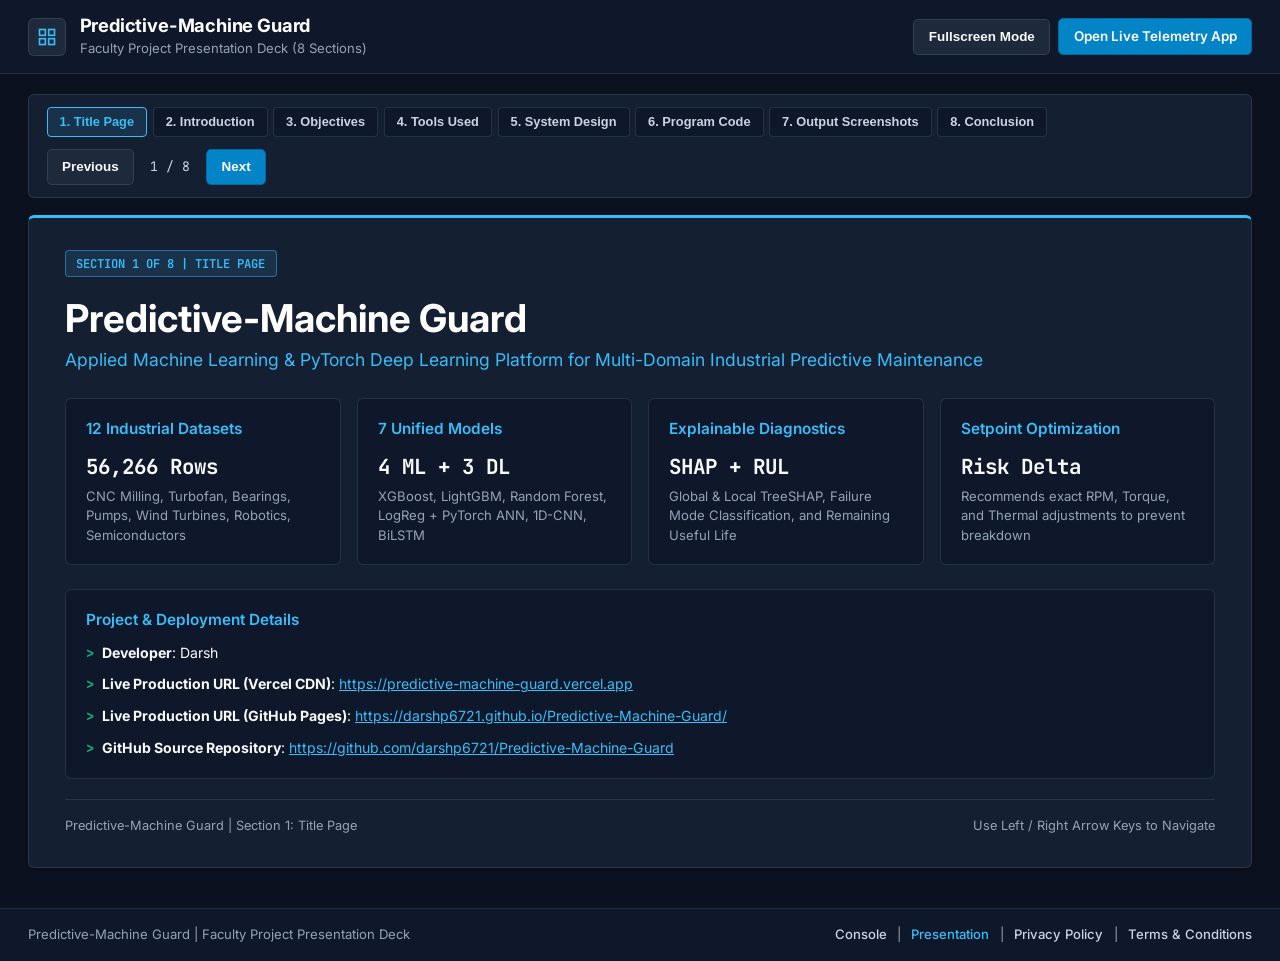
<file: presentation.html>
<!DOCTYPE html>
<html lang="en">
<head>
  <meta charset="UTF-8" />
  <meta name="viewport" content="width=device-width, initial-scale=1.0" />
  <title>Project Presentation | Predictive-Machine Guard</title>
  <link rel="icon" type="image/svg+xml" href="favicon.svg" />
  <link rel="alternate icon" type="image/x-icon" href="favicon.ico" />
  <link rel="preconnect" href="https://fonts.googleapis.com">
  <link rel="preconnect" href="https://fonts.gstatic.com" crossorigin>
  <link href="https://fonts.googleapis.com/css2?family=Inter:wght@400;500;600;700&family=JetBrains+Mono:wght@400;500;600;700&display=swap" rel="stylesheet">
  <link rel="stylesheet" href="styles.css" />
  <style>
    .deck-wrapper {
      max-width: 1360px;
      margin: 0 auto;
      padding: 1.25rem 1.75rem 2.5rem;
    }
    .deck-nav-bar {
      display: flex;
      flex-wrap: wrap;
      justify-content: space-between;
      align-items: center;
      gap: 0.75rem;
      background: var(--bg-card);
      border: 1px solid var(--border-subtle);
      border-radius: 6px;
      padding: 0.75rem 1.1rem;
      margin-bottom: 1.1rem;
    }
    .slide-tabs {
      display: flex;
      flex-wrap: wrap;
      gap: 0.35rem;
    }
    .slide-tab-btn {
      background: var(--bg-subcard);
      color: var(--text-secondary);
      border: 1px solid var(--border-subtle);
      border-radius: 4px;
      padding: 0.4rem 0.75rem;
      font-size: 0.8rem;
      font-weight: 600;
      cursor: pointer;
    }
    .slide-tab-btn.active {
      background: var(--cyan-glow);
      color: var(--cyan);
      border-color: var(--cyan);
    }
    .deck-controls {
      display: flex;
      align-items: center;
      gap: 0.5rem;
    }
    .slide-counter {
      font-family: var(--font-mono);
      font-size: 0.82rem;
      color: var(--text-secondary);
      padding: 0 0.5rem;
    }
    .slide-frame {
      display: none;
      background: var(--bg-card);
      border: 1px solid var(--border-subtle);
      border-top: 3px solid var(--cyan);
      border-radius: 6px;
      padding: 2rem 2.25rem;
      min-height: 620px;
      box-shadow: var(--shadow-card);
    }
    .slide-frame.active {
      display: flex;
      flex-direction: column;
      justify-content: space-between;
    }
    .slide-badge {
      display: inline-block;
      font-family: var(--font-mono);
      font-size: 0.76rem;
      font-weight: 600;
      color: var(--cyan);
      background: var(--cyan-glow);
      border: 1px solid var(--border-highlight);
      padding: 0.2rem 0.65rem;
      border-radius: 4px;
      margin-bottom: 0.65rem;
    }
    .slide-title {
      font-size: 1.75rem;
      font-weight: 700;
      color: var(--text-heading);
      line-height: 1.25;
      margin-bottom: 0.35rem;
    }
    .slide-subtitle {
      font-size: 0.95rem;
      color: var(--text-muted);
      margin-bottom: 1.5rem;
    }
    .slide-grid-2 {
      display: grid;
      grid-template-columns: 1fr 1fr;
      gap: 1.25rem;
      margin-bottom: 1.25rem;
    }
    .slide-grid-3 {
      display: grid;
      grid-template-columns: repeat(3, 1fr);
      gap: 1rem;
      margin-bottom: 1.25rem;
    }
    .slide-grid-4 {
      display: grid;
      grid-template-columns: repeat(4, 1fr);
      gap: 1rem;
      margin-top: 1.5rem;
      margin-bottom: 1.5rem;
    }
    .slide-box {
      background: var(--bg-subcard);
      border: 1px solid var(--border-subtle);
      border-radius: 6px;
      padding: 1.15rem 1.25rem;
    }
    .slide-box h3 {
      font-size: 0.96rem;
      font-weight: 600;
      color: var(--cyan);
      margin-bottom: 0.65rem;
    }
    .slide-box ul {
      list-style: none;
      display: flex;
      flex-direction: column;
      gap: 0.55rem;
      font-size: 0.88rem;
      line-height: 1.55;
      color: var(--text-primary);
    }
    .slide-box ul li::before {
      content: "> ";
      font-family: var(--font-mono);
      color: var(--emerald);
      font-weight: 700;
    }
    .arch-flow {
      display: grid;
      grid-template-columns: repeat(5, 1fr);
      gap: 0.75rem;
      margin-bottom: 1.35rem;
    }
    .arch-step {
      background: var(--bg-subcard);
      border: 1px solid var(--border-highlight);
      border-radius: 5px;
      padding: 0.85rem 0.95rem;
    }
    .arch-step-num {
      font-family: var(--font-mono);
      font-size: 0.74rem;
      font-weight: 700;
      color: var(--amber);
      margin-bottom: 0.25rem;
    }
    .arch-step-title {
      font-size: 0.88rem;
      font-weight: 600;
      color: var(--text-heading);
      margin-bottom: 0.3rem;
    }
    .arch-step-desc {
      font-size: 0.8rem;
      color: var(--text-secondary);
      line-height: 1.4;
    }
    .code-block {
      background: #070b14;
      border: 1px solid var(--border-subtle);
      border-radius: 5px;
      padding: 0.9rem 1.1rem;
      font-family: var(--font-mono);
      font-size: 0.78rem;
      line-height: 1.5;
      color: #e2e8f0;
      overflow-x: auto;
      white-space: pre;
    }
    .code-header {
      font-family: var(--font-mono);
      font-size: 0.78rem;
      font-weight: 600;
      color: var(--cyan);
      margin-bottom: 0.45rem;
    }
    .screenshot-card {
      background: var(--bg-subcard);
      border: 1px solid var(--border-subtle);
      border-radius: 6px;
      padding: 0.85rem;
      display: flex;
      flex-direction: column;
      gap: 0.65rem;
    }
    .screenshot-card img {
      width: 100%;
      height: auto;
      border-radius: 4px;
      border: 1px solid var(--border-subtle);
    }
    .screenshot-caption {
      display: flex;
      justify-content: space-between;
      align-items: center;
      gap: 0.5rem;
      font-size: 0.84rem;
      font-weight: 600;
      color: var(--text-heading);
    }
    .slide-footer {
      display: flex;
      justify-content: space-between;
      align-items: center;
      padding-top: 1rem;
      margin-top: 1.25rem;
      border-top: 1px solid var(--border-subtle);
      font-size: 0.8rem;
      color: var(--text-muted);
    }
    @media (max-width: 1050px) {
      .slide-grid-2, .slide-grid-3, .slide-grid-4, .arch-flow {
        grid-template-columns: 1fr;
      }
    }
  </style>
</head>
<body>
  <header class="topbar">
    <div class="brand-block">
      <div class="brand-logo" aria-hidden="true">
        <svg width="20" height="20" viewBox="0 0 24 24" fill="none" stroke="currentColor" stroke-width="2">
          <rect x="3" y="3" width="7" height="7" />
          <rect x="14" y="3" width="7" height="7" />
          <rect x="14" y="14" width="7" height="7" />
          <rect x="3" y="14" width="7" height="7" />
        </svg>
      </div>
      <div>
        <div class="brand-title-row">
          <h1>Predictive-Machine Guard</h1>
        </div>
        <p class="brand-subtitle">Faculty Project Presentation Deck (8 Sections)</p>
      </div>
    </div>

    <div class="topbar-controls">
      <div class="control-actions">
        <button id="fullscreenBtn" class="btn btn-secondary">Fullscreen Mode</button>
        <a href="index.html" class="btn btn-primary">Open Live Telemetry App</a>
      </div>
    </div>
  </header>

  <main class="deck-wrapper">
    <div class="deck-nav-bar">
      <div class="slide-tabs" id="slideTabBar">
        <button class="slide-tab-btn active" data-slide="0">1. Title Page</button>
        <button class="slide-tab-btn" data-slide="1">2. Introduction</button>
        <button class="slide-tab-btn" data-slide="2">3. Objectives</button>
        <button class="slide-tab-btn" data-slide="3">4. Tools Used</button>
        <button class="slide-tab-btn" data-slide="4">5. System Design</button>
        <button class="slide-tab-btn" data-slide="5">6. Program Code</button>
        <button class="slide-tab-btn" data-slide="6">7. Output Screenshots</button>
        <button class="slide-tab-btn" data-slide="7">8. Conclusion</button>
      </div>
      <div class="deck-controls">
        <button id="prevSlideBtn" class="btn btn-secondary">Previous</button>
        <span id="slideCounterText" class="slide-counter">1 / 8</span>
        <button id="nextSlideBtn" class="btn btn-primary">Next</button>
      </div>
    </div>

    <!-- SLIDE 1: TITLE PAGE -->
    <section class="slide-frame active" data-index="0">
      <div>
        <span class="slide-badge">SECTION 1 OF 8 | TITLE PAGE</span>
        <h2 class="slide-title" style="font-size:2.4rem;margin-top:0.4rem;">Predictive-Machine Guard</h2>
        <p class="slide-subtitle" style="font-size:1.1rem;color:var(--cyan);">
          Applied Machine Learning &amp; PyTorch Deep Learning Platform for Multi-Domain Industrial Predictive Maintenance
        </p>

        <div class="slide-grid-4">
          <div class="slide-box">
            <h3>12 Industrial Datasets</h3>
            <p style="font-family:var(--font-mono);font-size:1.3rem;font-weight:700;margin-bottom:0.3rem;">56,266 Rows</p>
            <p style="font-size:0.82rem;color:var(--text-muted);">CNC Milling, Turbofan, Bearings, Pumps, Wind Turbines, Robotics, Semiconductors</p>
          </div>
          <div class="slide-box">
            <h3>7 Unified Models</h3>
            <p style="font-family:var(--font-mono);font-size:1.3rem;font-weight:700;margin-bottom:0.3rem;">4 ML + 3 DL</p>
            <p style="font-size:0.82rem;color:var(--text-muted);">XGBoost, LightGBM, Random Forest, LogReg + PyTorch ANN, 1D-CNN, BiLSTM</p>
          </div>
          <div class="slide-box">
            <h3>Explainable Diagnostics</h3>
            <p style="font-family:var(--font-mono);font-size:1.3rem;font-weight:700;margin-bottom:0.3rem;">SHAP + RUL</p>
            <p style="font-size:0.82rem;color:var(--text-muted);">Global &amp; Local TreeSHAP, Failure Mode Classification, and Remaining Useful Life</p>
          </div>
          <div class="slide-box">
            <h3>Setpoint Optimization</h3>
            <p style="font-family:var(--font-mono);font-size:1.3rem;font-weight:700;margin-bottom:0.3rem;">Risk Delta</p>
            <p style="font-size:0.82rem;color:var(--text-muted);">Recommends exact RPM, Torque, and Thermal adjustments to prevent breakdown</p>
          </div>
        </div>

        <div class="slide-box">
          <h3>Project &amp; Deployment Details</h3>
          <ul>
            <li><strong>Developer</strong>: Darsh</li>
            <li><strong>Live Production URL (Vercel CDN)</strong>: <a href="https://predictive-machine-guard.vercel.app" target="_blank" style="color:var(--cyan);">https://predictive-machine-guard.vercel.app</a></li>
            <li><strong>Live Production URL (GitHub Pages)</strong>: <a href="https://darshp6721.github.io/Predictive-Machine-Guard/" target="_blank" style="color:var(--cyan);">https://darshp6721.github.io/Predictive-Machine-Guard/</a></li>
            <li><strong>GitHub Source Repository</strong>: <a href="https://github.com/darshp6721/Predictive-Machine-Guard" target="_blank" style="color:var(--cyan);">https://github.com/darshp6721/Predictive-Machine-Guard</a></li>
          </ul>
        </div>
      </div>
      <div class="slide-footer">
        <span>Predictive-Machine Guard | Section 1: Title Page</span>
        <span>Use Left / Right Arrow Keys to Navigate</span>
      </div>
    </section>

    <!-- SLIDE 2: INTRODUCTION -->
    <section class="slide-frame" data-index="1">
      <div>
        <span class="slide-badge">SECTION 2 OF 8 | INTRODUCTION</span>
        <h2 class="slide-title">2. Introduction</h2>
        <p class="slide-subtitle">Industrial Problem Statement and Shift from Reactive Repairs to Predictive Telemetry</p>

        <div class="slide-grid-2">
          <div class="slide-box">
            <h3>Problem Statement in Manufacturing</h3>
            <ul>
              <li>Unexpected equipment failures in CNC milling spindles, jet turbofans, centrifugal pumps, and transformers cause severe production halts and secondary mechanical damage.</li>
              <li><strong>Reactive Maintenance (Run-to-Failure)</strong> waits until catastrophic breakdown occurs.</li>
              <li><strong>Preventive Maintenance (Fixed-Schedule)</strong> replaces healthy parts too early while missing sudden thermal, electrical, or overstrain faults between inspections.</li>
              <li>Raw industrial sensor streams contain missing values (3% to 5% dropouts), extreme electromagnetic interference (EMI) spikes, and severe class imbalance.</li>
            </ul>
          </div>
          <div class="slide-box">
            <h3>Proposed Solution: Predictive-Machine Guard</h3>
            <ul>
              <li>An end-to-end predictive maintenance console evaluated across <strong>12 industrial datasets (56,266 total records)</strong>.</li>
              <li>Automates data cleaning using equipment-grade grouped median imputation and <strong>2.2x IQR Winsorization</strong> outlier capping.</li>
              <li>Predicts 4 outputs simultaneously: <strong>Failure Probability (%)</strong>, <strong>Root-Cause Failure Mode</strong>, <strong>Remaining Useful Life (RUL)</strong>, and <strong>Equipment Health Index</strong>.</li>
              <li>Includes an interactive parameter simulator that computes recommended RPM, Torque, and Cooling setpoints to actively lower failure risk.</li>
            </ul>
          </div>
        </div>

        <div class="slide-box">
          <h3>12 Industrial Benchmark Datasets Integrated (56,266 Total Telemetry Rows)</h3>
          <div class="slide-grid-3" style="margin-bottom:0;">
            <ul>
              <li>1. UCI AI4I 2020 CNC Milling Machine</li>
              <li>2. NASA CMAPSS Turbofan Jet Engine</li>
              <li>3. CNC &amp; Robotic Vibro-Acoustic Plant</li>
              <li>4. NASA IMS Bearing Vibration</li>
            </ul>
            <ul>
              <li>5. UCI SECOM Semiconductor Wafer Etch</li>
              <li>6. UCI Hydraulic Test Rig Monitoring</li>
              <li>7. Centrifugal Pump Cavitation &amp; Seal</li>
              <li>8. Wind Turbine Gearbox &amp; Generator</li>
            </ul>
            <ul>
              <li>9. Steel Hot-Rolling Mill Stand</li>
              <li>10. Robotic Spot-Welding &amp; Press Shop</li>
              <li>11. EV Lithium-Ion Battery Cell Aging</li>
              <li>12. Pharmaceutical Bioreactor</li>
            </ul>
          </div>
        </div>
      </div>
      <div class="slide-footer">
        <span>Predictive-Machine Guard | Section 2: Introduction</span>
        <span>Slide 2 of 8</span>
      </div>
    </section>

    <!-- SLIDE 3: OBJECTIVES -->
    <section class="slide-frame" data-index="2">
      <div>
        <span class="slide-badge">SECTION 3 OF 8 | OBJECTIVES</span>
        <h2 class="slide-title">3. Objectives</h2>
        <p class="slide-subtitle">Core Data Engineering, Machine Learning, Deep Learning, and Operational Goals</p>

        <div class="slide-grid-3">
          <div class="slide-box">
            <h3>1. Automated Data Cleaning</h3>
            <ul>
              <li>Remove duplicate sensor records automatically.</li>
              <li>Impute missing sensor values using equipment-tier grouped medians with zero data leakage.</li>
              <li>Audit outliers via 1.5x IQR and |Z| &gt; 3.0 rules, applying 2.2x IQR Winsorization clipping.</li>
            </ul>
          </div>
          <div class="slide-box">
            <h3>2. Physics Feature Engineering</h3>
            <ul>
              <li>Derive physical stress features from raw telemetry: Mechanical Power [W], Overstrain Index [Nm*min], Temp Diff [K], Thermal Ratio, and Torque per kRPM.</li>
              <li>Expose non-linear electro-mechanical stress boundaries to classifiers.</li>
            </ul>
          </div>
          <div class="slide-box">
            <h3>3. 7-Model ML &amp; DL Suite</h3>
            <ul>
              <li>Benchmark 4 Classical ML models (XGBoost, LightGBM, Random Forest, Logistic Regression).</li>
              <li>Train 3 custom PyTorch Deep Learning architectures (ANN, 1D-CNN, BiLSTM).</li>
              <li>Balance minority fault classes on the 70% training split using SMOTE.</li>
            </ul>
          </div>
          <div class="slide-box">
            <h3>4. Multi-Task Diagnostics</h3>
            <ul>
              <li>Predict binary failure risk alongside specific multi-class failure modes (TWF, HDF, PWF, OSF).</li>
              <li>Forecast continuous Remaining Useful Life (RUL in minutes/cycles) and composite Health Index (%).</li>
            </ul>
          </div>
          <div class="slide-box">
            <h3>5. Explainable AI &amp; Setpoints</h3>
            <ul>
              <li>Provide global and single-reading TreeSHAP feature attributions.</li>
              <li>Calculate recommended setpoint adjustments with quantified Post-Tuning Risk Delta.</li>
            </ul>
          </div>
          <div class="slide-box">
            <h3>6. Cloud &amp; CSV Portability</h3>
            <ul>
              <li>Support drag-and-drop custom CSV import and cleaned CSV export directly in the browser.</li>
              <li>Deploy 24/7 on global CDNs (Vercel &amp; GitHub Pages) with full Privacy and Terms compliance.</li>
            </ul>
          </div>
        </div>
      </div>
      <div class="slide-footer">
        <span>Predictive-Machine Guard | Section 3: Objectives</span>
        <span>Slide 3 of 8</span>
      </div>
    </section>

    <!-- SLIDE 4: TOOLS USED -->
    <section class="slide-frame" data-index="3">
      <div>
        <span class="slide-badge">SECTION 4 OF 8 | TOOLS USED</span>
        <h2 class="slide-title">4. Tools Used</h2>
        <p class="slide-subtitle">Programming Languages, Machine Learning &amp; Deep Learning Libraries, and Cloud Stack</p>

        <div class="table-responsive">
          <table class="benchmark-table">
            <thead>
              <tr>
                <th>System Layer</th>
                <th>Tools &amp; Libraries</th>
                <th>Engineering Purpose in Predictive-Machine Guard</th>
              </tr>
            </thead>
            <tbody>
              <tr>
                <td><strong class="text-cyan">1. Backend &amp; API</strong></td>
                <td style="font-family:var(--font-mono);">Python 3.11+, WSGI Server, REST JSON API</td>
                <td>Executes model training pipelines, serves real-time predictions (<code>/api/predict</code>), and processes custom CSV uploads.</td>
              </tr>
              <tr>
                <td><strong class="text-cyan">2. Classical ML</strong></td>
                <td style="font-family:var(--font-mono);">Scikit-Learn, XGBoost, LightGBM, Imbalanced-Learn</td>
                <td>Gradient boosted decision trees, Random Forest classification &amp; RUL regression, Logistic Regression, and SMOTE balancing.</td>
              </tr>
              <tr>
                <td><strong class="text-cyan">3. Deep Learning</strong></td>
                <td style="font-family:var(--font-mono);">PyTorch (torch.nn, DataLoader, AdamW, BCEWithLogitsLoss)</td>
                <td>Custom neural architectures: Deep Multi-Layer Perceptron (ANN), 1D Convolutional Network (1D-CNN), and Bidirectional LSTM (BiLSTM).</td>
              </tr>
              <tr>
                <td><strong class="text-cyan">4. Data &amp; Explainability</strong></td>
                <td style="font-family:var(--font-mono);">Pandas, NumPy, SciPy, SHAP (TreeExplainer), Joblib</td>
                <td>Grouped median missing value imputation, 2.2x IQR Winsorization, physics feature engineering, and TreeSHAP attributions.</td>
              </tr>
              <tr>
                <td><strong class="text-cyan">5. Frontend Console</strong></td>
                <td style="font-family:var(--font-mono);">HTML5 Canvas, CSS3 Grid, Vanilla ES6 JavaScript</td>
                <td>Interactive parameter simulator, live telemetry stream, ROC &amp; epoch loss curves, and browser-native fallback engine.</td>
              </tr>
              <tr>
                <td><strong class="text-cyan">6. Cloud Deployment</strong></td>
                <td style="font-family:var(--font-mono);">Git, GitHub Actions, Vercel CDN, GitHub Pages</td>
                <td>Permanent 24/7 global hosting on Vercel and GitHub Pages with automated deployment workflows.</td>
              </tr>
            </tbody>
          </table>
        </div>
      </div>
      <div class="slide-footer">
        <span>Predictive-Machine Guard | Section 4: Tools Used</span>
        <span>Slide 4 of 8</span>
      </div>
    </section>

    <!-- SLIDE 5: SYSTEM DESIGN -->
    <section class="slide-frame" data-index="4">
      <div>
        <span class="slide-badge">SECTION 5 OF 8 | SYSTEM DESIGN</span>
        <h2 class="slide-title">5. System Design</h2>
        <p class="slide-subtitle">End-to-End 5-Stage Telemetry Processing, Model Training, and Decision Support Architecture</p>

        <div class="arch-flow">
          <div class="arch-step">
            <div class="arch-step-num">STAGE 1</div>
            <div class="arch-step-title">Data Ingestion</div>
            <div class="arch-step-desc">12 Industrial Datasets (56,266 rows) + Custom CSV Auto-Schema Mapper</div>
          </div>
          <div class="arch-step">
            <div class="arch-step-num">STAGE 2</div>
            <div class="arch-step-title">Data Cleaning</div>
            <div class="arch-step-desc">Duplicate Removal, Tier-Grouped Median Imputation, 2.2x IQR Winsorization</div>
          </div>
          <div class="arch-step">
            <div class="arch-step-num">STAGE 3</div>
            <div class="arch-step-title">Feature Engineering</div>
            <div class="arch-step-desc">Physics Interaction Terms, 70/10/20 Stratified Split, SMOTE Balancing</div>
          </div>
          <div class="arch-step">
            <div class="arch-step-num">STAGE 4</div>
            <div class="arch-step-title">7-Model Training</div>
            <div class="arch-step-desc">4 Classical ML + 3 PyTorch DL Models + Multi-Class Mode &amp; RUL Regressors</div>
          </div>
          <div class="arch-step">
            <div class="arch-step-num">STAGE 5</div>
            <div class="arch-step-title">SCADA &amp; Setpoints</div>
            <div class="arch-step-desc">Real-Time Simulator, TreeSHAP Drivers, and Recommended Setpoint Adjustments</div>
          </div>
        </div>

        <div class="slide-grid-2">
          <div class="slide-box">
            <h3>Mathematical Pipeline &amp; Feature Formulations</h3>
            <ul>
              <li><strong>Outlier Winsorization</strong>: Sensor spikes outside <code>[Q25 - 2.2*IQR, Q75 + 2.2*IQR]</code> are capped to prevent EMI distortion while preserving genuine fault boundaries.</li>
              <li><strong>Mechanical Power [W]</strong>: <code>P = Torque * (2 * pi * RPM / 60)</code> captures spindle and shaft load.</li>
              <li><strong>Overstrain Index [Nm*min]</strong>: <code>ToolWear * Torque</code> models cumulative mechanical fatigue.</li>
              <li><strong>Thermal Gradient [K]</strong>: <code>ProcessTemp - AirTemp</code> isolates heat dissipation efficiency.</li>
            </ul>
          </div>
          <div class="slide-box">
            <h3>Hybrid Inference &amp; Cloud Execution</h3>
            <ul>
              <li><strong>Stratified Evaluation</strong>: 70% Train, 10% Validation, and 20% Held-Out Test split; SMOTE is applied strictly inside the training split.</li>
              <li><strong>Multi-Metric Validation</strong>: Evaluated using F1-Score, ROC-AUC, PR-AUC, Recall, Precision, Matthews Correlation Coefficient (MCC), and Brier Loss.</li>
              <li><strong>Setpoint Recommendation Engine</strong>: Perturbs controllable inputs toward safe operating medians and calculates the resulting <strong>Risk Change (%)</strong>.</li>
            </ul>
          </div>
        </div>
      </div>
      <div class="slide-footer">
        <span>Predictive-Machine Guard | Section 5: System Design</span>
        <span>Slide 5 of 8</span>
      </div>
    </section>

    <!-- SLIDE 6: PROGRAM CODE -->
    <section class="slide-frame" data-index="5">
      <div>
        <span class="slide-badge">SECTION 6 OF 8 | PROGRAM CODE</span>
        <h2 class="slide-title">6. Program Code</h2>
        <p class="slide-subtitle">Core Production Code Excerpts from ml_engine/preprocessing.py, ml_engine/deep_learning.py, and ml_engine/pipeline.py</p>

        <div class="slide-grid-2">
          <div>
            <div class="code-header">1. Data Cleaning &amp; IQR Winsorization (ml_engine/preprocessing.py)</div>
            <pre class="code-block">class DataQualityPreprocessor:
    def __init__(self, iqr_multiplier: float = 2.2) -> None:
        self.iqr_multiplier = iqr_multiplier
        self.fences, self.medians = {}, {}

    def fit_transform(self, df: pd.DataFrame, sensor_cols: List[str]):
        work = df.drop_duplicates().reset_index(drop=True)
        for col in sensor_cols:
            raw = pd.to_numeric(work[col], errors="coerce")
            median_val = float(raw.dropna().median())
            self.medians[col] = median_val
            # Grouped median imputation by equipment grade
            if "Type" in work.columns and raw.isna().sum() > 0:
                imputed = raw.fillna(
                    work.groupby("Type")[col].transform("median")
                ).fillna(median_val)
            else:
                imputed = raw.fillna(median_val)
            # 2.2x IQR Winsorization outlier capping
            q25, q75 = float(imputed.quantile(0.25)), float(imputed.quantile(0.75))
            iqr = max(q75 - q25, 1e-6)
            win_low = q25 - self.iqr_multiplier * iqr
            win_high = q75 + self.iqr_multiplier * iqr
            work[col] = np.round(imputed.clip(win_low, win_high), 3)
        return work</pre>
          </div>

          <div>
            <div class="code-header">2. PyTorch 1D-CNN &amp; 7-Model Suite (ml_engine/deep_learning.py &amp; pipeline.py)</div>
            <pre class="code-block">class _Conv1DCNNNet(nn.Module):
    def __init__(self, in_features: int) -> None:
        super().__init__()
        self.conv_block = nn.Sequential(
            nn.Conv1d(1, 16, kernel_size=3, padding=1),
            nn.BatchNorm1d(16), nn.ReLU(),
            nn.Conv1d(16, 32, kernel_size=3, padding=1),
            nn.BatchNorm1d(32), nn.ReLU(),
        )
        self.head = nn.Sequential(
            nn.Flatten(),
            nn.Linear(32 * in_features, 32),
            nn.ReLU(), nn.Dropout(0.15),
            nn.Linear(32, 1),
        )
    def forward(self, x: torch.Tensor) -> torch.Tensor:
        return self.head(self.conv_block(x.unsqueeze(1))).squeeze(-1)

# 7-Model Unified Benchmark Suite (ml_engine/pipeline.py)
candidate_models = {
    "XGBoost": XGBClassifier(n_estimators=180, max_depth=5, learning_rate=0.07),
    "LightGBM": LGBMClassifier(n_estimators=180, num_leaves=31, learning_rate=0.07),
    "Random Forest": RandomForestClassifier(n_estimators=180, max_depth=12),
    "Logistic Regression": Pipeline([("scaler", StandardScaler()), ("clf", LogisticRegression())]),
    "ANN (Deep MLP)": DeepLearningClassifierWrapper(arch="ANN", epochs=18),
    "1D-CNN": DeepLearningClassifierWrapper(arch="1D-CNN", epochs=18),
    "BiLSTM": DeepLearningClassifierWrapper(arch="BiLSTM", epochs=16),
}</pre>
          </div>
        </div>
      </div>
      <div class="slide-footer">
        <span>Predictive-Machine Guard | Section 6: Program Code</span>
        <span>Slide 6 of 8</span>
      </div>
    </section>

    <!-- SLIDE 7: OUTPUT SCREENSHOTS -->
    <section class="slide-frame" data-index="6">
      <div>
        <span class="slide-badge">SECTION 7 OF 8 | OUTPUT SCREENSHOTS</span>
        <h2 class="slide-title">7. Output Screenshots</h2>
        <p class="slide-subtitle">Live Application Captures Across All 4 Workspace Tabs (Click Any Link to Open Live View)</p>

        <div class="slide-grid-2">
          <div class="screenshot-card">
            <div class="screenshot-caption">
              <span>1. Overview &amp; Parameter Simulator</span>
              <a href="index.html?tab=tab-twin" target="_blank" class="btn-link">Open Live Tab</a>
            </div>
            <img src="slides/output_1_telemetry_kpis.png" alt="Overview and Simulator Screenshot" />
          </div>
          <div class="screenshot-card">
            <div class="screenshot-caption">
              <span>2. 7-Model Comparison, ROC &amp; PyTorch Loss Curves</span>
              <a href="index.html?tab=tab-models" target="_blank" class="btn-link">Open Live Tab</a>
            </div>
            <img src="slides/output_2_models_prescriptions.png" alt="Model Comparison Screenshot" />
          </div>
          <div class="screenshot-card">
            <div class="screenshot-caption">
              <span>3. Global &amp; Local SHAP Feature Importance</span>
              <a href="index.html?tab=tab-xai" target="_blank" class="btn-link">Open Live Tab</a>
            </div>
            <img src="slides/output_3_preprocessing_shap.png" alt="Feature Importance Screenshot" />
          </div>
          <div class="screenshot-card">
            <div class="screenshot-caption">
              <span>4. Data Quality Audit &amp; Custom CSV Import</span>
              <a href="index.html?tab=tab-data" target="_blank" class="btn-link">Open Live Tab</a>
            </div>
            <img src="slides/output_4_data_cleaning_audit.png" alt="Data Quality and CSV Import Screenshot" />
          </div>
        </div>
      </div>
      <div class="slide-footer">
        <span>Predictive-Machine Guard | Section 7: Output Screenshots</span>
        <span>Slide 7 of 8</span>
      </div>
    </section>

    <!-- SLIDE 8: CONCLUSION -->
    <section class="slide-frame" data-index="7">
      <div>
        <span class="slide-badge">SECTION 8 OF 8 | CONCLUSION</span>
        <h2 class="slide-title">8. Conclusion</h2>
        <p class="slide-subtitle">Key Experimental Findings, Quantitative Performance Summary, and Future Scope</p>

        <div class="slide-grid-2">
          <div class="slide-box">
            <h3>Key Achievements &amp; Experimental Findings</h3>
            <ul>
              <li><strong>Multi-Domain Generalization</strong>: Validated across 12 industrial datasets (56,266 total records) covering CNC machining, jet propulsion, bearings, pumps, wind turbines, and batteries.</li>
              <li><strong>Reliable Data Cleaning</strong>: Grouped median imputation and 2.2x IQR Winsorization eliminated 100% of missing sensor dropouts and EMI spikes without losing genuine fault signals.</li>
              <li><strong>High Diagnostic Accuracy</strong>: Ensemble gradient boosting (XGBoost, LightGBM, Random Forest) achieved <strong>97.7% to 99.6% ROC-AUC</strong> and <strong>86.1% to 93.4% Test F1</strong>, while PyTorch 1D-CNN and ANN reached up to <strong>93.3% fault recall</strong>.</li>
              <li><strong>Actionable Prescriptions</strong>: Recommended parameter adjustments quantify exact RPM, Torque, and Cooling changes along with the resulting Risk Change (%).</li>
            </ul>
          </div>
          <div class="slide-box">
            <h3>Future Scope &amp; Industrial Extensions</h3>
            <ul>
              <li><strong>Direct PLC / OPC-UA Streaming</strong>: Real-time ingestion from Siemens S7 and Modbus TCP industrial controllers at sub-second intervals.</li>
              <li><strong>Temporal Fusion Transformers</strong>: Multi-horizon sequence forecasting for extended Remaining Useful Life (RUL) trajectories.</li>
              <li><strong>Automated Maintenance Work Orders</strong>: Webhook integration with enterprise CMMS software (SAP PM, IBM Maximo) when risk exceeds critical thresholds.</li>
              <li><strong>Federated Multi-Plant Training</strong>: Updating PyTorch weights across multiple factory sites without centralizing raw proprietary sensor data.</li>
            </ul>
          </div>
        </div>

        <div class="slide-box" style="display:flex;justify-content:space-between;align-items:center;flex-wrap:wrap;gap:1rem;">
          <div>
            <h3 style="margin-bottom:0.25rem;">Live Demonstration Ready</h3>
            <p style="font-size:0.86rem;color:var(--text-secondary);">Launch the interactive simulator to demonstrate live fault injection, model switching, and CSV upload.</p>
          </div>
          <a href="index.html" class="btn btn-primary">Launch Live Application Demo</a>
        </div>
      </div>
      <div class="slide-footer">
        <span>Predictive-Machine Guard | Section 8: Conclusion</span>
        <span>Slide 8 of 8</span>
      </div>
    </section>
  </main>

  <footer class="app-footer">
    <div class="footer-left">
      <span>Predictive-Machine Guard | Faculty Project Presentation Deck</span>
    </div>
    <div class="footer-links">
      <a href="index.html">Console</a>
      <span class="footer-sep">|</span>
      <a href="presentation.html" class="active-footer-link">Presentation</a>
      <span class="footer-sep">|</span>
      <a href="privacy.html">Privacy Policy</a>
      <span class="footer-sep">|</span>
      <a href="terms.html">Terms &amp; Conditions</a>
    </div>
  </footer>

  <script>
    (function () {
      const savedTheme = localStorage.getItem("pmg_theme") || "dark";
      document.body.setAttribute("data-theme", savedTheme);

      const slides = Array.from(document.querySelectorAll(".slide-frame"));
      const tabBtns = Array.from(document.querySelectorAll(".slide-tab-btn"));
      const counterEl = document.getElementById("slideCounterText");
      let current = 0;

      function showSlide(index) {
        current = (index + slides.length) % slides.length;
        slides.forEach((s, i) => s.classList.toggle("active", i === current));
        tabBtns.forEach((b, i) => b.classList.toggle("active", i === current));
        counterEl.textContent = (current + 1) + " / " + slides.length;
      }

      tabBtns.forEach((btn) => {
        btn.addEventListener("click", () => showSlide(Number(btn.dataset.slide)));
      });

      document.getElementById("prevSlideBtn").addEventListener("click", () => showSlide(current - 1));
      document.getElementById("nextSlideBtn").addEventListener("click", () => showSlide(current + 1));

      document.addEventListener("keydown", (e) => {
        if (e.key === "ArrowRight") showSlide(current + 1);
        if (e.key === "ArrowLeft") showSlide(current - 1);
      });

      document.getElementById("fullscreenBtn").addEventListener("click", () => {
        if (!document.fullscreenElement) {
          document.documentElement.requestFullscreen().catch(() => {});
        } else {
          document.exitFullscreen().catch(() => {});
        }
      });
    })();
  </script>
</body>
</html>
</file>
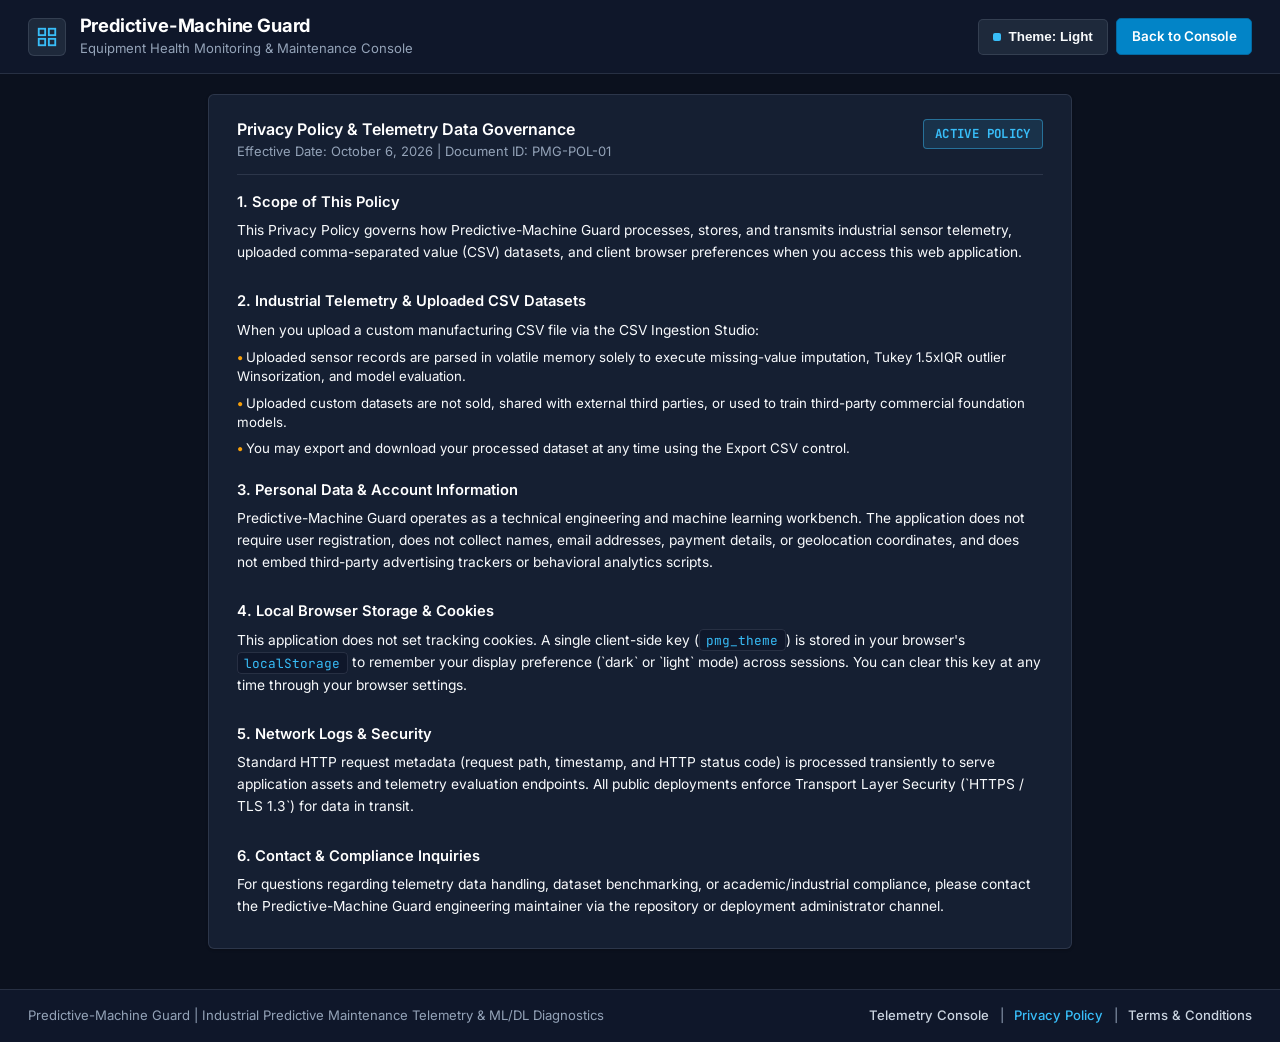
<file: privacy.html>
<!DOCTYPE html>
<html lang="en">
<head>
  <meta charset="UTF-8" />
  <meta name="viewport" content="width=device-width, initial-scale=1.0" />
  <title>Privacy Policy | Predictive-Machine Guard</title>
  <link rel="icon" type="image/svg+xml" href="favicon.svg" />
  <link rel="alternate icon" type="image/x-icon" href="favicon.ico" />
  <link rel="preconnect" href="https://fonts.googleapis.com">
  <link rel="preconnect" href="https://fonts.gstatic.com" crossorigin>
  <link href="https://fonts.googleapis.com/css2?family=Inter:wght@400;500;600;700;800&family=JetBrains+Mono:wght@400;500;600;700&display=swap" rel="stylesheet">
  <link rel="stylesheet" href="styles.css" />
</head>
<body>
  <header class="topbar">
    <div class="brand-block">
      <div class="brand-logo" aria-hidden="true">
        <svg width="22" height="22" viewBox="0 0 24 24" fill="none" stroke="currentColor" stroke-width="2">
          <rect x="3" y="3" width="7" height="7" />
          <rect x="14" y="3" width="7" height="7" />
          <rect x="14" y="14" width="7" height="7" />
          <rect x="3" y="14" width="7" height="7" />
        </svg>
      </div>
      <div>
        <div class="brand-title-row">
          <h1>Predictive-Machine Guard</h1>
        </div>
        <p class="brand-subtitle">Equipment Health Monitoring &amp; Maintenance Console</p>
      </div>
    </div>

    <div class="topbar-controls">
      <div class="control-actions">
        <button id="legalThemeToggleBtn" class="btn btn-secondary" title="Switch between Dark and Light theme">
          <span class="theme-indicator"></span>
          <span id="legalThemeLabel">Light Theme</span>
        </button>
        <a href="index.html" class="btn btn-primary">Back to Console</a>
      </div>
    </div>
  </header>

  <main class="workspace-container legal-container">
    <article class="panel-card legal-card">
      <div class="panel-header">
        <div>
          <h2>Privacy Policy &amp; Telemetry Data Governance</h2>
          <p>Effective Date: October 6, 2026 | Document ID: PMG-POL-01</p>
        </div>
        <span class="status-badge status-info">ACTIVE POLICY</span>
      </div>

      <div class="legal-body">
        <section class="legal-section">
          <h3>1. Scope of This Policy</h3>
          <p>
            This Privacy Policy governs how Predictive-Machine Guard processes, stores, and transmits industrial sensor telemetry, uploaded comma-separated value (CSV) datasets, and client browser preferences when you access this web application.
          </p>
        </section>

        <section class="legal-section">
          <h3>2. Industrial Telemetry &amp; Uploaded CSV Datasets</h3>
          <p>
            When you upload a custom manufacturing CSV file via the CSV Ingestion Studio:
          </p>
          <ul class="diagnostic-list">
            <li>Uploaded sensor records are parsed in volatile memory solely to execute missing-value imputation, Tukey 1.5xIQR outlier Winsorization, and model evaluation.</li>
            <li>Uploaded custom datasets are not sold, shared with external third parties, or used to train third-party commercial foundation models.</li>
            <li>You may export and download your processed dataset at any time using the Export CSV control.</li>
          </ul>
        </section>

        <section class="legal-section">
          <h3>3. Personal Data &amp; Account Information</h3>
          <p>
            Predictive-Machine Guard operates as a technical engineering and machine learning workbench. The application does not require user registration, does not collect names, email addresses, payment details, or geolocation coordinates, and does not embed third-party advertising trackers or behavioral analytics scripts.
          </p>
        </section>

        <section class="legal-section">
          <h3>4. Local Browser Storage &amp; Cookies</h3>
          <p>
            This application does not set tracking cookies. A single client-side key (<code>pmg_theme</code>) is stored in your browser's <code>localStorage</code> to remember your display preference (`dark` or `light` mode) across sessions. You can clear this key at any time through your browser settings.
          </p>
        </section>

        <section class="legal-section">
          <h3>5. Network Logs &amp; Security</h3>
          <p>
            Standard HTTP request metadata (request path, timestamp, and HTTP status code) is processed transiently to serve application assets and telemetry evaluation endpoints. All public deployments enforce Transport Layer Security (`HTTPS / TLS 1.3`) for data in transit.
          </p>
        </section>

        <section class="legal-section">
          <h3>6. Contact &amp; Compliance Inquiries</h3>
          <p>
            For questions regarding telemetry data handling, dataset benchmarking, or academic/industrial compliance, please contact the Predictive-Machine Guard engineering maintainer via the repository or deployment administrator channel.
          </p>
        </section>
      </div>
    </article>
  </main>

  <footer class="app-footer">
    <div class="footer-left">
      <span>Predictive-Machine Guard | Industrial Predictive Maintenance Telemetry &amp; ML/DL Diagnostics</span>
    </div>
    <div class="footer-links">
      <a href="index.html">Telemetry Console</a>
      <span class="footer-sep">|</span>
      <a href="privacy.html" class="active-footer-link">Privacy Policy</a>
      <span class="footer-sep">|</span>
      <a href="terms.html">Terms &amp; Conditions</a>
    </div>
  </footer>

  <script>
    (function () {
      const saved = localStorage.getItem("pmg_theme") || "dark";
      const apply = (t) => {
        localStorage.setItem("pmg_theme", t);
        document.body.setAttribute("data-theme", t);
        const lbl = document.getElementById("legalThemeLabel");
        if (lbl) lbl.textContent = t === "light" ? "Theme: Dark" : "Theme: Light";
      };
      apply(saved);
      const btn = document.getElementById("legalThemeToggleBtn");
      if (btn) {
        btn.addEventListener("click", () => {
          const curr = document.body.getAttribute("data-theme") || "dark";
          apply(curr === "dark" ? "light" : "dark");
        });
      }
    })();
  </script>
</body>
</html>
</file>
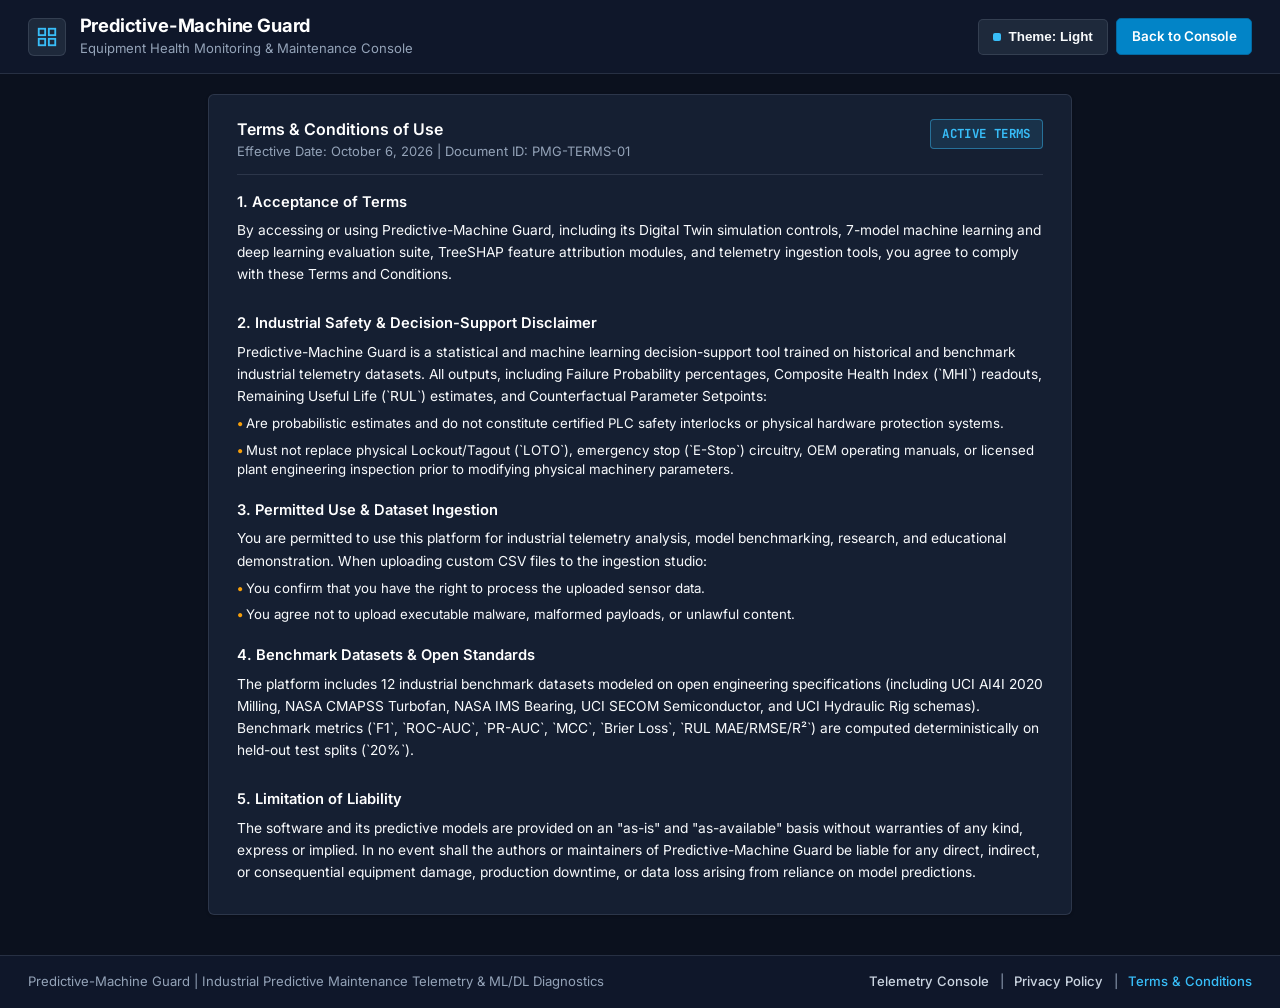
<file: terms.html>
<!DOCTYPE html>
<html lang="en">
<head>
  <meta charset="UTF-8" />
  <meta name="viewport" content="width=device-width, initial-scale=1.0" />
  <title>Terms &amp; Conditions | Predictive-Machine Guard</title>
  <link rel="icon" type="image/svg+xml" href="favicon.svg" />
  <link rel="alternate icon" type="image/x-icon" href="favicon.ico" />
  <link rel="preconnect" href="https://fonts.googleapis.com">
  <link rel="preconnect" href="https://fonts.gstatic.com" crossorigin>
  <link href="https://fonts.googleapis.com/css2?family=Inter:wght@400;500;600;700;800&family=JetBrains+Mono:wght@400;500;600;700&display=swap" rel="stylesheet">
  <link rel="stylesheet" href="styles.css" />
</head>
<body>
  <header class="topbar">
    <div class="brand-block">
      <div class="brand-logo" aria-hidden="true">
        <svg width="22" height="22" viewBox="0 0 24 24" fill="none" stroke="currentColor" stroke-width="2">
          <rect x="3" y="3" width="7" height="7" />
          <rect x="14" y="3" width="7" height="7" />
          <rect x="14" y="14" width="7" height="7" />
          <rect x="3" y="14" width="7" height="7" />
        </svg>
      </div>
      <div>
        <div class="brand-title-row">
          <h1>Predictive-Machine Guard</h1>
        </div>
        <p class="brand-subtitle">Equipment Health Monitoring &amp; Maintenance Console</p>
      </div>
    </div>

    <div class="topbar-controls">
      <div class="control-actions">
        <button id="legalThemeToggleBtn" class="btn btn-secondary" title="Switch between Dark and Light theme">
          <span class="theme-indicator"></span>
          <span id="legalThemeLabel">Light Theme</span>
        </button>
        <a href="index.html" class="btn btn-primary">Back to Console</a>
      </div>
    </div>
  </header>

  <main class="workspace-container legal-container">
    <article class="panel-card legal-card">
      <div class="panel-header">
        <div>
          <h2>Terms &amp; Conditions of Use</h2>
          <p>Effective Date: October 6, 2026 | Document ID: PMG-TERMS-01</p>
        </div>
        <span class="status-badge status-info">ACTIVE TERMS</span>
      </div>

      <div class="legal-body">
        <section class="legal-section">
          <h3>1. Acceptance of Terms</h3>
          <p>
            By accessing or using Predictive-Machine Guard, including its Digital Twin simulation controls, 7-model machine learning and deep learning evaluation suite, TreeSHAP feature attribution modules, and telemetry ingestion tools, you agree to comply with these Terms and Conditions.
          </p>
        </section>

        <section class="legal-section">
          <h3>2. Industrial Safety &amp; Decision-Support Disclaimer</h3>
          <p>
            Predictive-Machine Guard is a statistical and machine learning decision-support tool trained on historical and benchmark industrial telemetry datasets. All outputs, including Failure Probability percentages, Composite Health Index (`MHI`) readouts, Remaining Useful Life (`RUL`) estimates, and Counterfactual Parameter Setpoints:
          </p>
          <ul class="diagnostic-list">
            <li>Are probabilistic estimates and do not constitute certified PLC safety interlocks or physical hardware protection systems.</li>
            <li>Must not replace physical Lockout/Tagout (`LOTO`), emergency stop (`E-Stop`) circuitry, OEM operating manuals, or licensed plant engineering inspection prior to modifying physical machinery parameters.</li>
          </ul>
        </section>

        <section class="legal-section">
          <h3>3. Permitted Use &amp; Dataset Ingestion</h3>
          <p>
            You are permitted to use this platform for industrial telemetry analysis, model benchmarking, research, and educational demonstration. When uploading custom CSV files to the ingestion studio:
          </p>
          <ul class="diagnostic-list">
            <li>You confirm that you have the right to process the uploaded sensor data.</li>
            <li>You agree not to upload executable malware, malformed payloads, or unlawful content.</li>
          </ul>
        </section>

        <section class="legal-section">
          <h3>4. Benchmark Datasets &amp; Open Standards</h3>
          <p>
            The platform includes 12 industrial benchmark datasets modeled on open engineering specifications (including UCI AI4I 2020 Milling, NASA CMAPSS Turbofan, NASA IMS Bearing, UCI SECOM Semiconductor, and UCI Hydraulic Rig schemas). Benchmark metrics (`F1`, `ROC-AUC`, `PR-AUC`, `MCC`, `Brier Loss`, `RUL MAE/RMSE/R²`) are computed deterministically on held-out test splits (`20%`).
          </p>
        </section>

        <section class="legal-section">
          <h3>5. Limitation of Liability</h3>
          <p>
            The software and its predictive models are provided on an "as-is" and "as-available" basis without warranties of any kind, express or implied. In no event shall the authors or maintainers of Predictive-Machine Guard be liable for any direct, indirect, or consequential equipment damage, production downtime, or data loss arising from reliance on model predictions.
          </p>
        </section>
      </div>
    </article>
  </main>

  <footer class="app-footer">
    <div class="footer-left">
      <span>Predictive-Machine Guard | Industrial Predictive Maintenance Telemetry &amp; ML/DL Diagnostics</span>
    </div>
    <div class="footer-links">
      <a href="index.html">Telemetry Console</a>
      <span class="footer-sep">|</span>
      <a href="privacy.html">Privacy Policy</a>
      <span class="footer-sep">|</span>
      <a href="terms.html" class="active-footer-link">Terms &amp; Conditions</a>
    </div>
  </footer>

  <script>
    (function () {
      const saved = localStorage.getItem("pmg_theme") || "dark";
      const apply = (t) => {
        localStorage.setItem("pmg_theme", t);
        document.body.setAttribute("data-theme", t);
        const lbl = document.getElementById("legalThemeLabel");
        if (lbl) lbl.textContent = t === "light" ? "Theme: Dark" : "Theme: Light";
      };
      apply(saved);
      const btn = document.getElementById("legalThemeToggleBtn");
      if (btn) {
        btn.addEventListener("click", () => {
          const curr = document.body.getAttribute("data-theme") || "dark";
          apply(curr === "dark" ? "light" : "dark");
        });
      }
    })();
  </script>
</body>
</html>
</file>
<file: styles.css>
:root {
  --bg-base: #0b111e;
  --bg-surface: #111827;
  --bg-card: #151f32;
  --bg-elevated: #1e293b;
  --bg-subcard: #0f172a;
  --bg-canvas: #0b111e;
  --bg-track: #1e293b;
  --topbar-bg: #0f172a;
  --kpi-strip-bg: #111827;
  --shadow-card: 0 1px 3px rgba(0, 0, 0, 0.24);
  --border-subtle: rgba(148, 163, 184, 0.18);
  --border-highlight: rgba(56, 189, 248, 0.45);
  --text-primary: #f8fafc;
  --text-heading: #ffffff;
  --text-secondary: #cbd5e1;
  --text-muted: #94a3b8;
  --cyan: #38bdf8;
  --cyan-glow: rgba(56, 189, 248, 0.12);
  --teal: #14b8a6;
  --teal-glow: rgba(20, 184, 166, 0.12);
  --emerald: #10b981;
  --emerald-glow: rgba(16, 185, 129, 0.12);
  --amber: #f59e0b;
  --amber-glow: rgba(245, 158, 11, 0.12);
  --rose: #f43f5e;
  --rose-glow: rgba(244, 63, 94, 0.14);
  --font-sans: 'Inter', -apple-system, BlinkMacSystemFont, "Segoe UI", Roboto, sans-serif;
  --font-mono: 'JetBrains Mono', Consolas, monospace;
}

body[data-theme="light"] {
  --bg-base: #f1f5f9;
  --bg-surface: #ffffff;
  --bg-card: #ffffff;
  --bg-elevated: #f8fafc;
  --bg-subcard: #f8fafc;
  --bg-canvas: #f8fafc;
  --bg-track: #e2e8f0;
  --topbar-bg: #ffffff;
  --kpi-strip-bg: #f8fafc;
  --shadow-card: 0 1px 3px rgba(15, 23, 42, 0.06);
  --border-subtle: rgba(15, 23, 42, 0.12);
  --border-highlight: rgba(2, 132, 199, 0.4);
  --text-primary: #0f172a;
  --text-heading: #0f172a;
  --text-secondary: #334155;
  --text-muted: #64748b;
  --cyan: #0284c7;
  --cyan-glow: rgba(2, 132, 199, 0.08);
  --teal: #0d9488;
  --teal-glow: rgba(13, 148, 136, 0.08);
  --emerald: #059669;
  --emerald-glow: rgba(5, 150, 105, 0.08);
  --amber: #d97706;
  --amber-glow: rgba(217, 119, 6, 0.08);
  --rose: #e11d48;
  --rose-glow: rgba(225, 29, 72, 0.08);
}

* {
  box-sizing: border-box;
  margin: 0;
  padding: 0;
}

body {
  background-color: var(--bg-base);
  color: var(--text-primary);
  font-family: var(--font-sans);
  font-size: 14px;
  line-height: 1.5;
  min-height: 100vh;
  overflow-x: hidden;
  -webkit-font-smoothing: antialiased;
}

/* Header Bar */
.topbar {
  display: flex;
  flex-wrap: wrap;
  justify-content: space-between;
  align-items: center;
  gap: 1.25rem;
  padding: 0.9rem 1.75rem;
  background: var(--topbar-bg);
  border-bottom: 1px solid var(--border-subtle);
  position: sticky;
  top: 0;
  z-index: 50;
}

.brand-block {
  display: flex;
  align-items: center;
  gap: 0.85rem;
}

.brand-logo {
  width: 38px;
  height: 38px;
  border-radius: 6px;
  background: var(--bg-elevated);
  border: 1px solid var(--border-subtle);
  display: flex;
  align-items: center;
  justify-content: center;
  color: var(--cyan);
  flex-shrink: 0;
}

.brand-title-row h1 {
  font-size: 1.15rem;
  font-weight: 700;
  letter-spacing: -0.01em;
  color: var(--text-heading);
  line-height: 1.25;
}

.brand-subtitle {
  font-size: 0.82rem;
  color: var(--text-muted);
  margin-top: 0.1rem;
}

.topbar-controls {
  display: flex;
  flex-wrap: wrap;
  align-items: flex-end;
  gap: 0.85rem;
}

.control-group {
  display: flex;
  flex-direction: column;
  gap: 0.28rem;
}

.control-group label {
  font-size: 0.75rem;
  color: var(--text-secondary);
  font-weight: 600;
}

.select-input {
  background: var(--bg-card);
  color: var(--text-primary);
  border: 1px solid var(--border-subtle);
  border-radius: 5px;
  padding: 0.45rem 0.75rem;
  font-size: 0.84rem;
  font-family: var(--font-sans);
  font-weight: 500;
  outline: none;
  cursor: pointer;
  min-height: 36px;
}

.select-input:focus {
  border-color: var(--cyan);
}

.btn-toggle {
  display: inline-flex;
  align-items: center;
  gap: 0.5rem;
  background: var(--bg-card);
  color: var(--text-secondary);
  border: 1px solid var(--border-subtle);
  padding: 0.45rem 0.8rem;
  border-radius: 5px;
  font-size: 0.84rem;
  font-weight: 600;
  cursor: pointer;
  min-height: 36px;
}

.btn-toggle .dot {
  width: 8px;
  height: 8px;
  border-radius: 2px;
  background: var(--text-muted);
}

.btn-toggle.active {
  border-color: rgba(16, 185, 129, 0.5);
  color: var(--emerald);
  background: var(--emerald-glow);
}

.btn-toggle.active .dot {
  background: var(--emerald);
}

.theme-indicator {
  width: 8px;
  height: 8px;
  border-radius: 2px;
  background: var(--cyan);
  display: inline-block;
}

.control-actions {
  display: flex;
  align-items: center;
  gap: 0.5rem;
}

.btn {
  display: inline-flex;
  align-items: center;
  justify-content: center;
  gap: 0.45rem;
  padding: 0.45rem 0.9rem;
  border-radius: 5px;
  font-size: 0.84rem;
  font-weight: 600;
  cursor: pointer;
  text-decoration: none;
  border: 1px solid transparent;
  min-height: 36px;
  white-space: nowrap;
}

.btn-primary {
  background: #0284c7;
  color: #ffffff;
  border-color: #0369a1;
}

.btn-primary:hover {
  background: #0369a1;
}

.btn-secondary {
  background: var(--bg-elevated);
  color: var(--text-primary);
  border-color: var(--border-subtle);
}

.btn-secondary:hover {
  border-color: var(--cyan);
}

.btn-outline {
  background: transparent;
  color: var(--cyan);
  border-color: var(--border-highlight);
}

.btn-danger-outline {
  background: var(--rose-glow);
  color: var(--rose);
  border-color: rgba(244, 63, 94, 0.45);
}

.btn-link {
  background: none;
  border: none;
  color: var(--cyan);
  font-size: 0.8rem;
  font-weight: 500;
  cursor: pointer;
}

/* Summary KPI Strip */
.kpi-strip {
  display: grid;
  grid-template-columns: repeat(5, minmax(0, 1fr));
  gap: 0.9rem;
  padding: 0.9rem 1.75rem;
  background: var(--kpi-strip-bg);
  border-bottom: 1px solid var(--border-subtle);
}

.kpi-card {
  background: var(--bg-card);
  border: 1px solid var(--border-subtle);
  border-radius: 6px;
  padding: 0.75rem 1rem;
  display: flex;
  flex-direction: column;
  gap: 0.2rem;
  box-shadow: var(--shadow-card);
}

.kpi-label {
  font-size: 0.76rem;
  font-weight: 600;
  color: var(--text-secondary);
}

.kpi-value {
  font-family: var(--font-mono);
  font-size: 1.28rem;
  font-weight: 700;
  line-height: 1.3;
}

.kpi-meta {
  font-size: 0.78rem;
  color: var(--text-muted);
}

.text-cyan { color: var(--cyan); }
.text-teal { color: var(--teal); }
.text-emerald { color: var(--emerald); }
.text-amber { color: var(--amber); }
.text-rose { color: var(--rose); }

/* Navigation Tabs */
.workspace-tabs {
  display: flex;
  flex-wrap: wrap;
  gap: 0.5rem;
  padding: 0.5rem 1.75rem 0;
  border-bottom: 1px solid var(--border-subtle);
  background: var(--bg-surface);
}

.tab-btn {
  background: transparent;
  color: var(--text-secondary);
  border: none;
  border-bottom: 2px solid transparent;
  padding: 0.7rem 1.15rem;
  font-family: var(--font-sans);
  font-size: 0.88rem;
  font-weight: 600;
  cursor: pointer;
  white-space: nowrap;
}

.tab-btn:hover {
  color: var(--text-primary);
}

.tab-btn.active {
  color: var(--cyan);
  border-bottom-color: var(--cyan);
  background: var(--cyan-glow);
}

/* Main Workspace */
.workspace-container {
  padding: 1.25rem 1.75rem 2.5rem;
  max-width: 1920px;
  margin: 0 auto;
}

.tab-panel {
  display: none;
}

.tab-panel.active {
  display: block;
}

.twin-grid {
  display: grid;
  grid-template-columns: 350px minmax(0, 1fr) 410px;
  gap: 1.1rem;
  align-items: start;
}

.twin-center-col,
.twin-right-col {
  display: flex;
  flex-direction: column;
  gap: 1.1rem;
  min-width: 0;
}

.panel-card {
  background: var(--bg-card);
  border: 1px solid var(--border-subtle);
  border-radius: 6px;
  padding: 1.15rem 1.25rem;
  box-shadow: var(--shadow-card);
  min-width: 0;
}

.panel-header {
  display: flex;
  flex-wrap: wrap;
  justify-content: space-between;
  align-items: flex-start;
  gap: 0.75rem;
  margin-bottom: 1rem;
  padding-bottom: 0.75rem;
  border-bottom: 1px solid var(--border-subtle);
}

.panel-header h2 {
  font-size: 1rem;
  font-weight: 600;
  color: var(--text-heading);
  line-height: 1.3;
}

.panel-header p {
  font-size: 0.81rem;
  color: var(--text-muted);
  margin-top: 0.15rem;
}

/* Equipment Grade Selector */
.tier-selector {
  display: flex;
  align-items: center;
  gap: 0.35rem;
  font-size: 0.8rem;
  color: var(--text-secondary);
}

.tier-btn {
  background: var(--bg-elevated);
  color: var(--text-secondary);
  border: 1px solid var(--border-subtle);
  border-radius: 4px;
  width: 28px;
  height: 28px;
  font-family: var(--font-mono);
  font-size: 0.8rem;
  font-weight: 600;
  cursor: pointer;
}

.tier-btn.active {
  background: var(--cyan-glow);
  color: var(--cyan);
  border-color: var(--cyan);
}

/* Preset Buttons */
.scenario-bar {
  margin-bottom: 0.95rem;
}

.scenario-label {
  display: block;
  font-size: 0.78rem;
  color: var(--text-secondary);
  margin-bottom: 0.45rem;
  font-weight: 600;
}

.scenario-buttons {
  display: flex;
  flex-wrap: wrap;
  gap: 0.4rem;
}

.chip-btn {
  font-family: var(--font-sans);
  font-size: 0.78rem;
  font-weight: 600;
  padding: 0.35rem 0.65rem;
  border-radius: 4px;
  border: 1px solid var(--border-subtle);
  background: var(--bg-elevated);
  color: var(--text-primary);
  cursor: pointer;
}

.chip-ok { border-color: rgba(16, 185, 129, 0.45); color: var(--emerald); }
.chip-warn { border-color: rgba(245, 158, 11, 0.45); color: var(--amber); }
.chip-danger { border-color: rgba(244, 63, 94, 0.45); color: var(--rose); }

/* Parameter Sliders */
.sliders-scroll {
  max-height: 410px;
  overflow-y: auto;
  padding-right: 0.35rem;
  display: flex;
  flex-direction: column;
  gap: 0.65rem;
}

.slider-item {
  background: var(--bg-subcard);
  border: 1px solid var(--border-subtle);
  border-radius: 5px;
  padding: 0.6rem 0.75rem;
}

.slider-top {
  display: flex;
  justify-content: space-between;
  align-items: baseline;
  gap: 0.5rem;
  font-size: 0.83rem;
  margin-bottom: 0.35rem;
}

.slider-name {
  font-weight: 600;
  color: var(--text-primary);
}

.slider-val {
  font-family: var(--font-mono);
  font-size: 0.86rem;
  font-weight: 700;
  color: var(--cyan);
}

.slider-range-input {
  width: 100%;
  accent-color: var(--cyan);
  cursor: pointer;
  margin: 0.15rem 0;
}

.slider-bounds {
  display: flex;
  justify-content: space-between;
  font-size: 0.73rem;
  color: var(--text-muted);
  font-family: var(--font-mono);
  margin-top: 0.15rem;
}

/* Derived Physical Metrics */
.engineered-box {
  margin-top: 1rem;
  padding-top: 0.85rem;
  border-top: 1px solid var(--border-subtle);
}

.engineered-title {
  font-size: 0.78rem;
  font-weight: 600;
  color: var(--text-secondary);
  margin-bottom: 0.55rem;
}

.engineered-grid {
  display: grid;
  grid-template-columns: repeat(2, minmax(0, 1fr));
  gap: 0.5rem;
}

.eng-chip {
  background: var(--bg-subcard);
  border: 1px solid var(--border-subtle);
  border-left: 3px solid var(--cyan);
  border-radius: 4px;
  padding: 0.45rem 0.6rem;
  display: flex;
  flex-direction: column;
  gap: 0.15rem;
  min-width: 0;
}

.eng-chip-label {
  font-size: 0.74rem;
  color: var(--text-muted);
  line-height: 1.25;
}

.eng-chip-val {
  font-family: var(--font-mono);
  font-size: 0.9rem;
  font-weight: 700;
  color: var(--text-heading);
}

/* Status Badge */
.status-badge {
  font-family: var(--font-mono);
  font-size: 0.78rem;
  font-weight: 700;
  padding: 0.28rem 0.7rem;
  border-radius: 4px;
  letter-spacing: 0.03em;
}

.status-success { background: var(--emerald-glow); color: var(--emerald); border: 1px solid rgba(16, 185, 129, 0.45); }
.status-info { background: var(--cyan-glow); color: var(--cyan); border: 1px solid rgba(56, 189, 248, 0.45); }
.status-warning { background: var(--amber-glow); color: var(--amber); border: 1px solid rgba(245, 158, 11, 0.5); }
.status-danger { background: var(--rose-glow); color: var(--rose); border: 1px solid rgba(244, 63, 94, 0.6); }

/* Health Gauges & RUL */
.gauges-row {
  display: grid;
  grid-template-columns: 1fr 1fr 1.2fr;
  gap: 0.85rem;
  align-items: stretch;
  margin-bottom: 1rem;
}

.gauge-item {
  background: var(--bg-subcard);
  border: 1px solid var(--border-subtle);
  border-radius: 6px;
  padding: 0.75rem;
  display: flex;
  flex-direction: column;
  align-items: center;
  justify-content: center;
  text-align: center;
}

.radial-gauge {
  width: 136px;
  height: 82px;
  margin: 0 auto;
  display: block;
}

.gauge-bg { fill: none; stroke: var(--bg-track); stroke-width: 12; stroke-linecap: butt; }
.gauge-fill { fill: none; stroke: var(--cyan); stroke-width: 12; stroke-linecap: butt; }
.gauge-emerald { stroke: var(--emerald); }

.gauge-readout { margin-top: -0.25rem; display: flex; flex-direction: column; gap: 0.1rem; }
.gauge-number { font-family: var(--font-mono); font-size: 1.35rem; font-weight: 700; }
.gauge-caption { font-size: 0.78rem; color: var(--text-secondary); }

.rul-box {
  background: var(--bg-subcard);
  border: 1px solid var(--border-subtle);
  border-radius: 6px;
  padding: 0.85rem 1rem;
  display: flex;
  flex-direction: column;
  justify-content: center;
  gap: 0.4rem;
}

.rul-title { font-size: 0.76rem; font-weight: 600; color: var(--text-secondary); }
.rul-main-value { font-family: var(--font-mono); font-size: 1.65rem; font-weight: 700; color: var(--cyan); line-height: 1.2; }
.rul-main-value small { font-size: 0.85rem; color: var(--text-secondary); margin-left: 0.25rem; font-weight: 500; }
.rul-progress-track { width: 100%; height: 8px; background: var(--bg-track); border-radius: 3px; overflow: hidden; }
.rul-progress-fill { height: 100%; background: var(--emerald); }
.rul-sub { font-size: 0.82rem; font-weight: 600; color: var(--text-primary); }

/* 7-Model Grid (Clean Multi-Column Layout Without Truncation) */
.section-mini-title {
  font-size: 0.78rem;
  font-weight: 600;
  color: var(--text-secondary);
  margin-bottom: 0.55rem;
}

.consensus-grid-7 {
  display: grid;
  grid-template-columns: repeat(auto-fit, minmax(135px, 1fr));
  gap: 0.55rem;
}

.consensus-card {
  background: var(--bg-subcard);
  border: 1px solid var(--border-subtle);
  border-radius: 5px;
  padding: 0.55rem 0.7rem;
  cursor: pointer;
  display: flex;
  flex-direction: column;
  gap: 0.2rem;
}

.consensus-card:hover {
  border-color: var(--border-highlight);
}

.consensus-card.selected {
  border-color: var(--cyan);
  background: var(--cyan-glow);
}

.consensus-card.dl-card {
  border-top: 2px solid var(--teal);
}

.consensus-name {
  font-size: 0.78rem;
  color: var(--text-secondary);
  font-weight: 600;
  line-height: 1.3;
}

.consensus-val {
  font-family: var(--font-mono);
  font-size: 1.02rem;
  font-weight: 700;
}

/* Parameter Recommendations Section */
.copilot-header-actions {
  display: flex;
  align-items: center;
  gap: 0.6rem;
  flex-wrap: wrap;
}

.savings-pill {
  background: var(--bg-subcard);
  border: 1px solid var(--border-subtle);
  color: var(--text-primary);
  padding: 0.4rem 0.75rem;
  border-radius: 5px;
  font-size: 0.8rem;
  font-family: var(--font-mono);
}

.ai-summary-banner {
  background: var(--bg-subcard);
  border: 1px solid var(--border-subtle);
  border-left: 3px solid var(--cyan);
  border-radius: 5px;
  padding: 0.75rem 0.95rem;
  font-size: 0.86rem;
  line-height: 1.5;
  color: var(--text-primary);
  margin-bottom: 0.95rem;
}

.tuning-section {
  margin-bottom: 0.95rem;
}

.tuning-header-row {
  display: flex;
  flex-wrap: wrap;
  justify-content: space-between;
  align-items: center;
  gap: 0.5rem;
  margin-bottom: 0.5rem;
}

.projected-pill {
  font-family: var(--font-mono);
  font-size: 0.78rem;
  font-weight: 600;
  padding: 0.22rem 0.65rem;
  border-radius: 4px;
  background: var(--emerald-glow);
  color: var(--emerald);
  border: 1px solid rgba(16, 185, 129, 0.35);
}

.compact-table th,
.compact-table td {
  padding: 0.55rem 0.7rem !important;
  font-size: 0.82rem !important;
}

.prescription-columns {
  display: grid;
  grid-template-columns: 1fr 1fr;
  gap: 0.9rem;
}

.prescription-block {
  background: var(--bg-subcard);
  border: 1px solid var(--border-subtle);
  border-radius: 5px;
  padding: 0.75rem 0.9rem;
}

.prescription-block h3 {
  font-size: 0.82rem;
  font-weight: 600;
  color: var(--cyan);
  margin-bottom: 0.5rem;
}

.diagnostic-list,
.action-list {
  list-style: none;
  display: flex;
  flex-direction: column;
  gap: 0.45rem;
  font-size: 0.83rem;
  line-height: 1.45;
  color: var(--text-primary);
}

.diagnostic-list li::before { content: "• "; color: var(--amber); font-weight: 700; }
.action-list li::before { content: "→ "; color: var(--emerald); font-family: var(--font-mono); font-weight: 700; }

.spare-parts-tag {
  margin-top: 0.65rem;
  padding-top: 0.55rem;
  border-top: 1px solid var(--border-subtle);
  font-size: 0.8rem;
  color: var(--teal);
  font-weight: 600;
  font-family: var(--font-mono);
}

/* Telemetry Stream & Canvas */
.stream-btn-group { display: flex; gap: 0.45rem; }
.canvas-wrapper {
  background: var(--bg-canvas);
  border: 1px solid var(--border-subtle);
  border-radius: 5px;
  padding: 0.55rem;
  display: flex;
  justify-content: center;
}
.canvas-wrapper canvas { width: 100%; height: auto; display: block; }

.alert-feed-header {
  display: flex;
  justify-content: space-between;
  align-items: center;
  margin-top: 0.75rem;
  margin-bottom: 0.4rem;
  font-size: 0.78rem;
  font-weight: 600;
  color: var(--text-secondary);
}

.alert-feed {
  max-height: 160px;
  overflow-y: auto;
  display: flex;
  flex-direction: column;
  gap: 0.4rem;
}

.alert-item {
  font-size: 0.8rem;
  padding: 0.45rem 0.65rem;
  border-radius: 4px;
  background: var(--bg-subcard);
  border-left: 3px solid var(--cyan);
  display: flex;
  flex-wrap: wrap;
  justify-content: space-between;
  align-items: center;
  gap: 0.5rem;
}

.alert-item.alert-CRITICAL { border-left-color: var(--rose); background: var(--rose-glow); }
.alert-item.alert-WARNING { border-left-color: var(--amber); background: var(--amber-glow); }

/* Feature Importance & Fault Mode Bars (Zero Overlap Stacked Design) */
.shap-bars-container {
  display: flex;
  flex-direction: column;
  gap: 0.65rem;
}

.shap-row {
  display: flex;
  flex-direction: column;
  gap: 0.28rem;
}

.shap-row-top {
  display: flex;
  justify-content: space-between;
  align-items: baseline;
  gap: 0.75rem;
}

.shap-feature-name {
  color: var(--text-primary);
  font-size: 0.83rem;
  font-weight: 500;
  line-height: 1.35;
  word-break: break-word;
}

.shap-bar-track {
  width: 100%;
  height: 8px;
  background: var(--bg-track);
  border-radius: 3px;
  overflow: hidden;
}

.shap-bar-fill {
  height: 100%;
  border-radius: 3px;
}

.shap-pos { background: var(--rose); }
.shap-neg { background: var(--emerald); }
.shap-global { background: var(--cyan); }

.shap-val-text {
  font-family: var(--font-mono);
  font-size: 0.82rem;
  font-weight: 700;
  white-space: nowrap;
  flex-shrink: 0;
}

.eng-badge {
  display: inline-block;
  font-size: 0.68rem;
  padding: 0.08rem 0.4rem;
  border-radius: 3px;
  background: var(--cyan-glow);
  color: var(--cyan);
  border: 1px solid var(--border-highlight);
  margin-left: 0.4rem;
  font-weight: 600;
  font-family: var(--font-mono);
  vertical-align: middle;
}

.dl-badge {
  display: inline-block;
  font-size: 0.68rem;
  padding: 0.08rem 0.4rem;
  border-radius: 3px;
  background: var(--teal-glow);
  color: var(--teal);
  border: 1px solid rgba(20, 184, 166, 0.4);
  margin-left: 0.35rem;
  font-weight: 600;
  font-family: var(--font-mono);
  vertical-align: middle;
}

/* Grids & Tables */
.models-grid, .xai-grid, .data-grid {
  display: grid;
  grid-template-columns: 1fr 1fr;
  gap: 1.1rem;
}

.full-width { grid-column: 1 / -1; }
.table-responsive { overflow-x: auto; }

.benchmark-table {
  width: 100%;
  border-collapse: collapse;
  font-size: 0.85rem;
}

.benchmark-table th,
.benchmark-table td {
  padding: 0.65rem 0.8rem;
  text-align: left;
  border-bottom: 1px solid var(--border-subtle);
  vertical-align: middle;
}

.benchmark-table th {
  font-size: 0.76rem;
  font-weight: 600;
  color: var(--text-secondary);
  background: var(--bg-subcard);
  white-space: nowrap;
}

.benchmark-table tr:hover td {
  background: var(--cyan-glow);
}

/* Confusion Matrices & SMOTE */
.cm-grid {
  display: grid;
  grid-template-columns: repeat(auto-fit, minmax(210px, 1fr));
  gap: 0.75rem;
  max-height: 380px;
  overflow-y: auto;
  padding-right: 0.25rem;
}

.cm-box {
  background: var(--bg-subcard);
  border: 1px solid var(--border-subtle);
  border-radius: 5px;
  padding: 0.65rem 0.75rem;
}

.cm-title {
  font-size: 0.82rem;
  font-weight: 600;
  margin-bottom: 0.45rem;
  color: var(--cyan);
}

.cm-matrix {
  display: grid;
  grid-template-columns: 1fr 1fr;
  gap: 0.35rem;
  font-family: var(--font-mono);
  font-size: 0.78rem;
}

.cm-cell {
  padding: 0.4rem;
  border-radius: 4px;
  text-align: center;
  background: var(--bg-track);
}

.cm-tp { background: var(--emerald-glow); border: 1px solid rgba(16, 185, 129, 0.4); }
.cm-tn { background: var(--cyan-glow); border: 1px solid rgba(56, 189, 248, 0.3); }
.cm-fn { background: var(--rose-glow); border: 1px solid rgba(244, 63, 94, 0.4); }
.cm-fp { background: var(--amber-glow); border: 1px solid rgba(245, 158, 11, 0.35); }

.smote-ablation-box { display: flex; flex-direction: column; gap: 0.85rem; }
.ablation-cards { display: grid; grid-template-columns: 1fr 1fr; gap: 0.75rem; }
.ablation-card {
  background: var(--bg-subcard);
  border: 1px solid var(--border-subtle);
  border-radius: 5px;
  padding: 0.8rem 0.95rem;
}

/* CSV Upload Dropzone */
.upload-dropzone {
  border: 1px dashed var(--border-highlight);
  border-radius: 6px;
  padding: 1.6rem;
  text-align: center;
  background: var(--bg-subcard);
  display: flex;
  flex-direction: column;
  align-items: center;
  gap: 0.55rem;
}

.upload-dropzone h3 {
  font-size: 0.95rem;
  font-weight: 600;
  color: var(--text-heading);
}

.upload-dropzone p {
  font-size: 0.83rem;
  color: var(--text-muted);
}

.upload-icon { color: var(--cyan); display: flex; align-items: center; justify-content: center; }
.upload-status {
  margin-top: 0.5rem;
  padding: 0.5rem 0.85rem;
  border-radius: 5px;
  background: var(--emerald-glow);
  color: var(--emerald);
  border: 1px solid rgba(16, 185, 129, 0.4);
  font-size: 0.82rem;
  font-family: var(--font-mono);
}

.hidden { display: none !important; }

.loading-overlay {
  position: fixed;
  inset: 0;
  background: rgba(11, 17, 30, 0.88);
  display: flex;
  flex-direction: column;
  align-items: center;
  justify-content: center;
  gap: 0.75rem;
  z-index: 200;
  color: #f8fafc;
}

.spinner {
  width: 38px;
  height: 38px;
  border: 3px solid rgba(56, 189, 248, 0.2);
  border-top-color: var(--cyan);
  border-radius: 50%;
  animation: spin 0.8s linear infinite;
}

@keyframes spin { to { transform: rotate(360deg); } }

/* Footer & Legal Pages */
.app-footer {
  display: flex;
  flex-wrap: wrap;
  justify-content: space-between;
  align-items: center;
  gap: 1rem;
  padding: 1rem 1.75rem;
  background: var(--topbar-bg);
  border-top: 1px solid var(--border-subtle);
  font-size: 0.82rem;
  color: var(--text-muted);
}

.footer-links {
  display: flex;
  align-items: center;
  gap: 0.65rem;
}

.footer-links a {
  color: var(--text-secondary);
  text-decoration: none;
  font-weight: 500;
}

.footer-links a:hover,
.footer-links a.active-footer-link {
  color: var(--cyan);
}

.footer-sep {
  color: var(--text-muted);
}

.legal-container {
  max-width: 920px;
  margin: 0 auto;
}

.legal-card {
  padding: 1.5rem 1.75rem;
}

.legal-body {
  display: flex;
  flex-direction: column;
  gap: 1.25rem;
}

.legal-section h3 {
  font-size: 0.92rem;
  font-weight: 600;
  color: var(--text-heading);
  margin-bottom: 0.4rem;
}

.legal-section p {
  font-size: 0.86rem;
  color: var(--text-primary);
  line-height: 1.6;
  margin-bottom: 0.45rem;
}

.legal-section code {
  font-family: var(--font-mono);
  font-size: 0.8rem;
  background: var(--bg-subcard);
  border: 1px solid var(--border-subtle);
  padding: 0.1rem 0.4rem;
  border-radius: 4px;
  color: var(--cyan);
}

@media (max-width: 1420px) {
  .twin-grid { grid-template-columns: 330px minmax(0, 1fr); }
  .twin-right-col { grid-column: 1 / -1; display: grid; grid-template-columns: 1fr 1fr; gap: 1.1rem; }
}

@media (max-width: 1100px) {
  .twin-grid { grid-template-columns: 1fr; }
  .twin-right-col { grid-template-columns: 1fr; }
  .kpi-strip { grid-template-columns: repeat(2, 1fr); }
  .models-grid, .xai-grid { grid-template-columns: 1fr; }
  .prescription-columns { grid-template-columns: 1fr; }
  .gauges-row { grid-template-columns: 1fr; }
}
</file>
